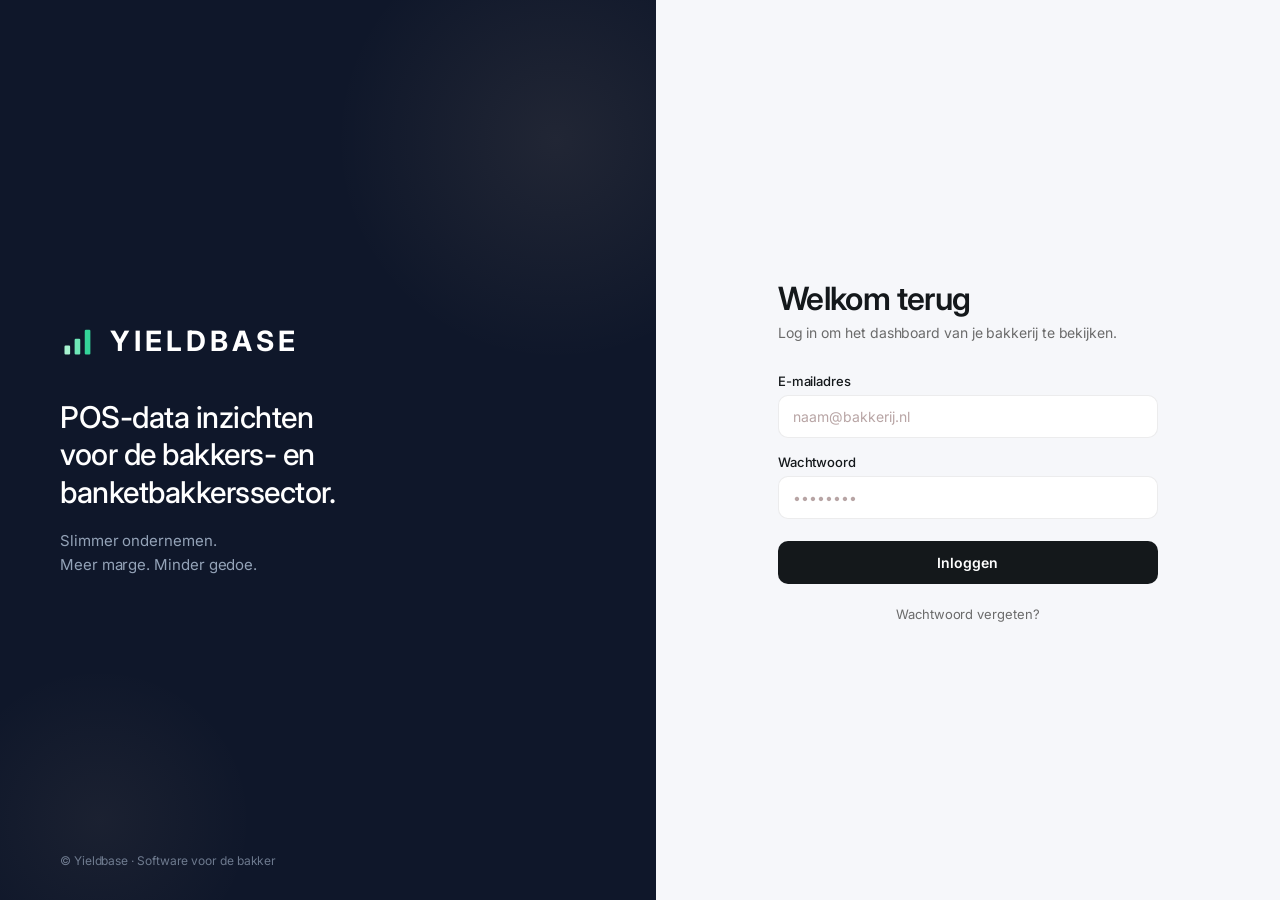
<file: index.html>
<!DOCTYPE html>
<html lang="nl">
<head>
  <meta charset="UTF-8" />
  <meta name="viewport" content="width=device-width, initial-scale=1.0" />
  <title>Strik Patisserie — Dashboard</title>
  <link rel="preconnect" href="https://fonts.googleapis.com">
  <link rel="preconnect" href="https://fonts.gstatic.com" crossorigin>
  <link href="https://fonts.googleapis.com/css2?family=Playfair+Display:wght@500;600;700&family=Inter:wght@400;500;600;700&display=swap" rel="stylesheet">
  <link rel="stylesheet" href="styles.css?v=24" />
  <script>
    // Early auth guard — runs before render to prevent flash
    (function() {
      try {
        var raw = localStorage.getItem('strik_auth');
        if (!raw || JSON.parse(raw).email !== 'daan@software.nl') {
          window.location.replace('login.html');
        }
      } catch (e) { window.location.replace('login.html'); }
    })();
  </script>
</head>
<body>
  <div class="app">
    <!-- SIDEBAR -->
    <aside class="sidebar">
      <div class="brand">
        <div class="brand-logo">
          <svg viewBox="0 0 32 32" width="22" height="22" aria-hidden="true">
            <rect x="4"  y="20" width="5" height="8"  rx="1.5" fill="#9a9a9a"/>
            <rect x="13" y="14" width="5" height="14" rx="1.5" fill="#4b4b4b"/>
            <rect x="22" y="6"  width="5" height="22" rx="1.5" fill="#14181b"/>
          </svg>
        </div>
        <div class="brand-name">YIELDBASE</div>
      </div>

      <nav class="nav">
        <a href="#" class="nav-item active">
          <span class="nav-icon">
            <svg viewBox="0 0 24 24" width="18" height="18" fill="none" stroke="currentColor" stroke-width="1.8" stroke-linecap="round" stroke-linejoin="round"><path d="M3 11l9-8 9 8"/><path d="M5 10v10h14V10"/></svg>
          </span>
          Dashboard
        </a>
        <a href="analyses.html" class="nav-item">
          <span class="nav-icon">
            <svg viewBox="0 0 24 24" width="18" height="18" fill="none" stroke="currentColor" stroke-width="1.8" stroke-linecap="round" stroke-linejoin="round"><polyline points="3 17 9 11 13 15 21 7"/><polyline points="14 7 21 7 21 14"/></svg>
          </span>
          Analyses
        </a>
        <a href="#" class="nav-item">
          <span class="nav-icon">
            <svg viewBox="0 0 24 24" width="18" height="18" fill="none" stroke="currentColor" stroke-width="1.8" stroke-linecap="round" stroke-linejoin="round"><rect x="5" y="3" width="14" height="18" rx="2"/><path d="M8 7h8M8 11h8M8 15h5"/></svg>
          </span>
          Recepturen
        </a>
        <a href="#" class="nav-item">
          <span class="nav-icon">
            <svg viewBox="0 0 24 24" width="18" height="18" fill="none" stroke="currentColor" stroke-width="1.8" stroke-linecap="round" stroke-linejoin="round"><path d="M4 20V10M10 20V4M16 20v-7M22 20H2"/></svg>
          </span>
          Rapportages
        </a>
        <a href="#" class="nav-item">
          <span class="nav-icon">
            <svg viewBox="0 0 24 24" width="18" height="18" fill="none" stroke="currentColor" stroke-width="1.8" stroke-linecap="round" stroke-linejoin="round"><circle cx="12" cy="12" r="3"/><path d="M19.4 15a1.7 1.7 0 0 0 .3 1.9l.1.1a2 2 0 1 1-2.8 2.8l-.1-.1a1.7 1.7 0 0 0-1.9-.3 1.7 1.7 0 0 0-1 1.5V21a2 2 0 1 1-4 0v-.1a1.7 1.7 0 0 0-1-1.5 1.7 1.7 0 0 0-1.9.3l-.1.1a2 2 0 1 1-2.8-2.8l.1-.1a1.7 1.7 0 0 0 .3-1.9 1.7 1.7 0 0 0-1.5-1H3a2 2 0 1 1 0-4h.1a1.7 1.7 0 0 0 1.5-1 1.7 1.7 0 0 0-.3-1.9l-.1-.1a2 2 0 1 1 2.8-2.8l.1.1a1.7 1.7 0 0 0 1.9.3h0a1.7 1.7 0 0 0 1-1.5V3a2 2 0 1 1 4 0v.1a1.7 1.7 0 0 0 1 1.5h0a1.7 1.7 0 0 0 1.9-.3l.1-.1a2 2 0 1 1 2.8 2.8l-.1.1a1.7 1.7 0 0 0-.3 1.9v0a1.7 1.7 0 0 0 1.5 1H21a2 2 0 1 1 0 4h-.1a1.7 1.7 0 0 0-1.5 1z"/></svg>
          </span>
          Instellingen
        </a>
      </nav>

      <div class="user-menu" id="userMenu">
        <div class="user">
          <div class="user-avatar">DV</div>
          <div class="user-name">Daan</div>
          <span class="user-caret">
            <svg viewBox="0 0 24 24" width="16" height="16" fill="none" stroke="currentColor" stroke-width="2" stroke-linecap="round" stroke-linejoin="round"><polyline points="6 9 12 15 18 9"/></svg>
          </span>
        </div>
        <div class="user-dropdown">
          <button class="logout-btn">
            <svg viewBox="0 0 24 24" width="16" height="16" fill="none" stroke="currentColor" stroke-width="1.8" stroke-linecap="round" stroke-linejoin="round"><path d="M15 17l5-5-5-5"/><path d="M20 12H9"/><path d="M9 21H5a2 2 0 0 1-2-2V5a2 2 0 0 1 2-2h4"/></svg>
            Uitloggen
          </button>
        </div>
      </div>
    </aside>

    <!-- MAIN -->
    <main class="main">
      <!-- TOP BAR -->
      <header class="topbar">
        <div class="title-wrap">
          <div class="page-title-row">
            <h1 class="page-title">Dashboard</h1>
            <span class="client-pill">Strik Patisserie</span>
          </div>
          <p class="page-sub">Inzicht in prestaties van je winkels</p>
        </div>

        <div class="topbar-controls">
          <button class="date-picker">
            <span class="date-icon">
              <svg viewBox="0 0 24 24" width="16" height="16" fill="none" stroke="currentColor" stroke-width="1.8" stroke-linecap="round" stroke-linejoin="round"><rect x="3" y="5" width="18" height="16" rx="2"/><path d="M16 3v4M8 3v4M3 10h18"/></svg>
            </span>
            14 apr – 20 apr 2025
            <span class="date-caret">
              <svg viewBox="0 0 24 24" width="14" height="14" fill="none" stroke="currentColor" stroke-width="2" stroke-linecap="round" stroke-linejoin="round"><polyline points="6 9 12 15 18 9"/></svg>
            </span>
          </button>

          <div class="period-toggle">
            <button>Dag</button>
            <button class="active">Week</button>
            <button>Maand</button>
            <button>YTD</button>
          </div>
        </div>
      </header>

      <!-- COMPACT STORE TABS -->
      <section class="store-tabs compact">
        <button class="store-tab active" data-store="totaal">
          <span class="store-icon"><svg viewBox="0 0 24 24" width="20" height="20" fill="none" stroke="currentColor" stroke-width="1.7" stroke-linejoin="round"><path d="M3 9l1.5-5h15L21 9"/><path d="M3 9v11h18V9"/><path d="M3 9h18"/><path d="M9 20v-5h6v5"/></svg></span>
          Totaal
        </button>
        <button class="store-tab" data-store="ziekerstraat">
          <span class="store-icon"><svg viewBox="0 0 24 24" width="20" height="20" fill="none" stroke="currentColor" stroke-width="1.7" stroke-linejoin="round"><path d="M3 9l1.5-5h15L21 9"/><path d="M3 9v11h18V9"/><path d="M3 9h18"/><path d="M9 20v-5h6v5"/></svg></span>
          Ziekerstraat
        </button>
        <button class="store-tab" data-store="heyendaal">
          <span class="store-icon"><svg viewBox="0 0 24 24" width="20" height="20" fill="none" stroke="currentColor" stroke-width="1.7" stroke-linejoin="round"><path d="M3 9l1.5-5h15L21 9"/><path d="M3 9v11h18V9"/><path d="M3 9h18"/><path d="M9 20v-5h6v5"/></svg></span>
          Heyendaal
        </button>
        <button class="store-tab" data-store="lent">
          <span class="store-icon"><svg viewBox="0 0 24 24" width="20" height="20" fill="none" stroke="currentColor" stroke-width="1.7" stroke-linejoin="round"><path d="M3 9l1.5-5h15L21 9"/><path d="M3 9v11h18V9"/><path d="M3 9h18"/><path d="M9 20v-5h6v5"/></svg></span>
          Lent
        </button>
        <button class="store-tab" data-store="daalseweg">
          <span class="store-icon"><svg viewBox="0 0 24 24" width="20" height="20" fill="none" stroke="currentColor" stroke-width="1.7" stroke-linejoin="round"><path d="M3 9l1.5-5h15L21 9"/><path d="M3 9v11h18V9"/><path d="M3 9h18"/><path d="M9 20v-5h6v5"/></svg></span>
          Daalseweg
        </button>
      </section>

      <!-- HERO ROW: insight (left) + aandachtspunten (right) -->
      <section class="hero-row">
        <!-- LEFT: Hallo Daan + bullets -->
        <div class="hero-insight">
          <div class="hero-insight-badge">
            <svg viewBox="0 0 24 24" width="22" height="22" fill="#f5d6b2" stroke="#f5d6b2" stroke-width="0"><path d="M12 2l1.6 6.4L20 10l-6.4 1.6L12 18l-1.6-6.4L4 10l6.4-1.6z"/></svg>
          </div>
          <h2 class="hero-greeting">Hallo Daan,</h2>
          <p class="hero-intro" id="heroIntro">Het was een goede week voor de winkels!</p>
          <ul class="hero-bullets" id="heroBullets">
            <!-- vervangen door app.js -->
          </ul>
          <p class="hero-closing" id="heroClosing">
            Wil je meer weten over een specifiek onderdeel? Klik op een van de blokjes hieronder.
          </p>
        </div>

        <!-- RIGHT: aandachtspunten (signalen uit Analyses)  -->
        <!--
          Wekelijks aanpasbaar: de items hieronder kunnen elke week wijzigen
          op basis van wat er uit de Analyses-tab komt. Severity-klassen:
            .high    = rode kant (actie nodig)
            .medium  = oranje kant (monitor)
            .low     = groene kant (ter info)
        -->
        <div class="hero-attention">
          <div class="hero-attention-badge">
            <svg viewBox="0 0 24 24" width="20" height="20" fill="none" stroke="currentColor" stroke-width="2" stroke-linecap="round" stroke-linejoin="round"><path d="M10.29 3.86L1.82 18a2 2 0 0 0 1.71 3h16.94a2 2 0 0 0 1.71-3L13.71 3.86a2 2 0 0 0-3.42 0z"/><line x1="12" y1="9" x2="12" y2="13"/><line x1="12" y1="17" x2="12.01" y2="17"/></svg>
          </div>
          <h2 class="hero-attention-title">Je top 3 aandachtspunten van deze week</h2>

          <ul class="attention-list">
            <li class="attention-item high">
              <span class="attention-item-num">1</span>
              <div class="attention-item-body">
                <div class="attention-item-title">Boterprijs +8% deze maand</div>
                <p class="attention-item-text">Inkoopprijs roomboter stijgt — dit raakt direct de marge op gebak. Overweeg een prijsaanpassing.</p>
              </div>
            </li>
            <li class="attention-item medium">
              <span class="attention-item-num">2</span>
              <div class="attention-item-body">
                <div class="attention-item-title">4 producten regelmatig uitverkocht</div>
                <p class="attention-item-text">Croissant raakt al om 10:30 op. Meer productie kan extra omzet opleveren.</p>
              </div>
            </li>
            <li class="attention-item medium">
              <span class="attention-item-num">3</span>
              <div class="attention-item-body">
                <div class="attention-item-title">Daalseweg krimpt — 3e week op rij</div>
                <p class="attention-item-text">Omzet −1,3% vs. vorig jaar. Een actie of campagne overwegen?</p>
              </div>
            </li>
          </ul>

          <a href="analyses.html" class="attention-cta">
            Bekijk alle analyses
            <svg viewBox="0 0 24 24" width="14" height="14" fill="none" stroke="currentColor" stroke-width="2.2" stroke-linecap="round" stroke-linejoin="round"><line x1="5" y1="12" x2="19" y2="12"/><polyline points="12 5 19 12 12 19"/></svg>
          </a>
        </div>
      </section>

      <!-- KPI CARDS -->
      <section class="kpi-grid">
        <a href="omzet.html" class="kpi-card selected kpi-link" data-kpi="omzet">
          <div class="kpi-head">
            <span class="kpi-icon">
              <svg viewBox="0 0 24 24" width="18" height="18" fill="none" stroke="currentColor" stroke-width="1.8" stroke-linecap="round" stroke-linejoin="round"><polyline points="3 17 9 11 13 15 21 7"/><polyline points="14 7 21 7 21 14"/></svg>
            </span>
            <span class="kpi-arrow filled">
              <svg viewBox="0 0 24 24" width="14" height="14" fill="none" stroke="currentColor" stroke-width="2.2" stroke-linecap="round" stroke-linejoin="round"><polyline points="9 18 15 12 9 6"/></svg>
            </span>
            <span class="kpi-hint">
              Klik om<br/>details te zien
              <svg class="hint-arrow" viewBox="0 0 24 24" width="14" height="14" fill="none" stroke="currentColor" stroke-width="2" stroke-linecap="round" stroke-linejoin="round"><line x1="12" y1="19" x2="12" y2="6"/><polyline points="6 12 12 6 18 12"/></svg>
            </span>
          </div>
          <div class="kpi-label">Omzet</div>
          <div class="kpi-value" data-field="value">€ 67.450</div>
          <div class="kpi-delta">
            <span class="delta-up" data-field="delta">↑ +6,8%</span>
            <span class="delta-period">vs. 15–21 apr 2024</span>
          </div>
        </a>

        <a href="klanten.html" class="kpi-card kpi-link" data-kpi="klanten">
          <div class="kpi-head">
            <span class="kpi-icon">
              <svg viewBox="0 0 24 24" width="18" height="18" fill="none" stroke="currentColor" stroke-width="1.8" stroke-linecap="round" stroke-linejoin="round"><circle cx="12" cy="8" r="3.4"/><path d="M4 21c0-4 3.6-7 8-7s8 3 8 7"/></svg>
            </span>
            <span class="kpi-arrow"><svg viewBox="0 0 24 24" width="14" height="14" fill="none" stroke="currentColor" stroke-width="2.2" stroke-linecap="round" stroke-linejoin="round"><polyline points="9 18 15 12 9 6"/></svg></span>
          </div>
          <div class="kpi-label">Aantal klanten</div>
          <div class="kpi-value" data-field="value">4.895</div>
          <div class="kpi-delta">
            <span class="delta-up" data-field="delta">↑ +5,6%</span>
            <span class="delta-period">vs. 15–21 apr 2024</span>
          </div>
        </a>

        <a href="besteding.html" class="kpi-card kpi-link" data-kpi="besteding">
          <div class="kpi-head">
            <span class="kpi-icon">
              <svg viewBox="0 0 24 24" width="18" height="18" fill="none" stroke="currentColor" stroke-width="1.8" stroke-linecap="round" stroke-linejoin="round"><circle cx="9" cy="8" r="3.2"/><circle cx="17" cy="9" r="2.6"/><path d="M3 20c0-3 2.7-5 6-5s6 2 6 5"/><path d="M14 20c0-2.4 1.6-4 3.5-4S21 17.6 21 20"/></svg>
            </span>
            <span class="kpi-arrow"><svg viewBox="0 0 24 24" width="14" height="14" fill="none" stroke="currentColor" stroke-width="2.2" stroke-linecap="round" stroke-linejoin="round"><polyline points="9 18 15 12 9 6"/></svg></span>
          </div>
          <div class="kpi-label">Besteding per klant</div>
          <div class="kpi-value" data-field="value">€ 13,78</div>
          <div class="kpi-delta">
            <span class="delta-up" data-field="delta">↑ +1,1%</span>
            <span class="delta-period">vs. 15–21 apr 2024</span>
          </div>
        </a>

        <a href="retouren.html" class="kpi-card kpi-link" data-kpi="retouren">
          <div class="kpi-head">
            <span class="kpi-icon">
              <svg viewBox="0 0 24 24" width="18" height="18" fill="none" stroke="currentColor" stroke-width="1.8" stroke-linecap="round" stroke-linejoin="round"><polyline points="9 14 4 9 9 4"/><path d="M4 9h11a5 5 0 0 1 5 5v0a5 5 0 0 1-5 5H8"/></svg>
            </span>
            <span class="kpi-arrow"><svg viewBox="0 0 24 24" width="14" height="14" fill="none" stroke="currentColor" stroke-width="2.2" stroke-linecap="round" stroke-linejoin="round"><polyline points="9 18 15 12 9 6"/></svg></span>
          </div>
          <div class="kpi-label">Retouren</div>
          <div class="kpi-value" data-field="value">€ 482</div>
          <div class="kpi-delta">
            <span class="delta-up" data-field="delta">↑ +4,2%</span>
            <span class="delta-period">vs. 15–21 apr 2024</span>
          </div>
        </a>
      </section>

      <!-- FOOTER -->
      <footer class="footer">
        <div class="footer-left">
          <svg viewBox="0 0 24 24" width="14" height="14" fill="none" stroke="currentColor" stroke-width="1.6" stroke-linecap="round" stroke-linejoin="round"><rect x="3" y="5" width="18" height="16" rx="2"/><path d="M16 3v4M8 3v4M3 10h18"/></svg>
          Vergelijking: 14 apr – 20 apr 2025 vs. 15 apr – 21 apr 2024
        </div>
        <div class="footer-right">
          <svg viewBox="0 0 24 24" width="14" height="14" fill="none" stroke="currentColor" stroke-width="1.6" stroke-linecap="round" stroke-linejoin="round"><circle cx="12" cy="12" r="3"/><path d="M19.4 15a1.7 1.7 0 0 0 .3 1.9l.1.1a2 2 0 1 1-2.8 2.8l-.1-.1a1.7 1.7 0 0 0-1.9-.3 1.7 1.7 0 0 0-1 1.5V21a2 2 0 1 1-4 0v-.1a1.7 1.7 0 0 0-1-1.5 1.7 1.7 0 0 0-1.9.3l-.1.1a2 2 0 1 1-2.8-2.8l.1-.1a1.7 1.7 0 0 0 .3-1.9 1.7 1.7 0 0 0-1.5-1H3a2 2 0 1 1 0-4h.1a1.7 1.7 0 0 0 1.5-1 1.7 1.7 0 0 0-.3-1.9l-.1-.1a2 2 0 1 1 2.8-2.8l.1.1a1.7 1.7 0 0 0 1.9.3h0a1.7 1.7 0 0 0 1-1.5V3a2 2 0 1 1 4 0v.1a1.7 1.7 0 0 0 1 1.5h0a1.7 1.7 0 0 0 1.9-.3l.1-.1a2 2 0 1 1 2.8 2.8l-.1.1a1.7 1.7 0 0 0-.3 1.9v0a1.7 1.7 0 0 0 1.5 1H21a2 2 0 1 1 0 4h-.1a1.7 1.7 0 0 0-1.5 1z"/></svg>
          <a href="#">Wijzig vergelijking in instellingen →</a>
        </div>
      </footer>
    </main>
  </div>

  <script src="app.js?v=24"></script>
  <script src="auth.js?v=24"></script>
</body>
</html>
</file>
<file: styles.css>
/* ===== Login screen ===== */
.login-body {
  margin: 0;
  background: #f6f7fa;
  min-height: 100vh;
  font-family: 'Inter', system-ui, -apple-system, sans-serif;
}
.login-shell {
  display: grid;
  grid-template-columns: 1.05fr 1fr;
  min-height: 100vh;
}
.login-brand {
  background: var(--wine);
  color: #f5d6b2;
  position: relative;
  display: flex;
  flex-direction: column;
  justify-content: center;
  padding: 60px;
  overflow: hidden;
}

/* ===== Yield-branded variant (login left panel) ===== */
.yield-brand {
  background: #0f172a;
  color: #e2e8f0;
}
.yield-brand::before {
  content: '';
  position: absolute;
  width: 520px; height: 520px;
  background: radial-gradient(circle, rgba(52, 211, 153, 0.10) 0%, transparent 60%);
  top: -120px; right: -160px;
  border-radius: 50%;
}
.yield-brand::after {
  content: '';
  position: absolute;
  width: 360px; height: 360px;
  background: radial-gradient(circle, rgba(110, 231, 183, 0.06) 0%, transparent 60%);
  bottom: -100px; left: -80px;
  border-radius: 50%;
}
.yield-logo {
  display: inline-flex;
  align-items: center;
  gap: 14px;
  margin-bottom: 40px;
}
.yield-wordmark {
  font-family: 'Inter', sans-serif;
  font-weight: 700;
  font-size: 28px;
  letter-spacing: 4px;
  color: #fff;
}
.yield-tagline {
  margin: 0 0 18px;
  font-family: 'Inter', sans-serif;
  font-size: 30px;
  line-height: 1.25;
  color: #fff;
  font-weight: 500;
  letter-spacing: -0.5px;
}
.yield-subtagline {
  margin: 0;
  font-size: 15px;
  line-height: 1.6;
  color: #94a3b8;
  font-weight: 400;
}
.yield-brand .login-brand-footer { color: rgba(148, 163, 184, 0.7); }

.yield-btn {
  background: #0f172a;
}
.yield-btn:hover { background: #1e293b; }
.login-brand::before {
  content: '';
  position: absolute;
  width: 520px; height: 520px;
  background: radial-gradient(circle, rgba(245, 214, 178, 0.08) 0%, transparent 60%);
  top: -120px; right: -160px;
  border-radius: 50%;
}
.login-brand::after {
  content: '';
  position: absolute;
  width: 360px; height: 360px;
  background: radial-gradient(circle, rgba(245, 214, 178, 0.05) 0%, transparent 60%);
  bottom: -100px; left: -80px;
  border-radius: 50%;
}
.login-brand-inner { position: relative; z-index: 1; max-width: 400px; }
.login-crown { margin-bottom: 12px; }
.login-brand-name {
  font-family: 'Inter', sans-serif;
  font-size: 36px;
  letter-spacing: 6px;
  color: var(--text);
  font-weight: 700;
}
.login-brand-sub {
  font-size: 11px;
  letter-spacing: 6px;
  color: #d9b290;
  margin-top: 4px;
}
.login-tagline {
  margin-top: 48px;
  font-family: 'Playfair Display', serif;
  font-size: 26px;
  line-height: 1.4;
  color: #fff;
  font-weight: 500;
}
.login-brand-footer {
  position: absolute;
  bottom: 32px; left: 60px;
  font-size: 12px;
  color: rgba(245, 214, 178, 0.55);
  z-index: 1;
}

.login-main {
  display: flex;
  align-items: center;
  justify-content: center;
  padding: 40px;
}
.login-card {
  width: 100%;
  max-width: 380px;
}
.login-title {
  font-family: 'Inter', sans-serif;
  font-size: 32px;
  font-weight: 600;
  margin: 0;
  color: var(--text);
  letter-spacing: -0.6px;
}
.login-sub {
  margin: 6px 0 32px;
  color: var(--text-soft);
  font-size: 14px;
}
.login-form { display: flex; flex-direction: column; gap: 16px; }
.login-field { display: flex; flex-direction: column; gap: 6px; }
.login-label {
  font-size: 13px;
  font-weight: 500;
  color: var(--text);
}
.login-field input {
  font-family: inherit;
  font-size: 14px;
  padding: 12px 14px;
  border: 1px solid var(--line);
  border-radius: 10px;
  background: #fff;
  color: var(--text);
  transition: border-color .15s ease, box-shadow .15s ease;
}
.login-field input:focus {
  outline: none;
  border-color: var(--wine);
  box-shadow: 0 0 0 3px rgba(110, 22, 34, 0.10);
}
.login-field input::placeholder { color: #b8a5a5; }

.login-error {
  display: none;
  background: #fdecec;
  color: #c0392b;
  padding: 10px 12px;
  border-radius: 8px;
  font-size: 13px;
  border: 1px solid #f4c8c8;
}
.login-error.visible { display: block; }

.login-btn {
  background: var(--wine);
  color: #fff;
  padding: 13px 18px;
  border-radius: 10px;
  font-weight: 600;
  font-size: 14px;
  margin-top: 6px;
  transition: background .15s ease, transform .1s ease;
}
.login-btn:hover { background: var(--wine-deep); }
.login-btn:active { transform: translateY(1px); }

.login-forgot {
  text-align: center;
  font-size: 13px;
  color: var(--text-soft);
  margin-top: 6px;
}
.login-forgot:hover { color: var(--wine); }

.login-hint {
  margin-top: 28px;
  padding: 12px 14px;
  border: 1px dashed var(--wine-border);
  border-radius: 10px;
  font-size: 12px;
  color: var(--text-soft);
  background: var(--cream-light);
}
.login-hint code {
  background: #fff;
  padding: 1px 6px;
  border-radius: 4px;
  color: var(--wine);
  font-size: 12px;
}

@media (max-width: 800px) {
  .login-shell { grid-template-columns: 1fr; }
  .login-brand { padding: 40px; min-height: 240px; }
  .login-tagline { margin-top: 24px; font-size: 20px; }
  .login-brand-footer { display: none; }
}

/* ===== Strik Patisserie dashboard ===== */

:root {
  /* Backgrounds — soft cream/butter palette */
  --cream: #f5edd9;            /* main page background */
  --cream-light: #faf3e0;      /* subtle off-cream for inner sections */
  --cream-soft: #fdf8ea;       /* even softer */

  /* "wine" is now the dark accent (named for backwards compat) */
  --wine: #14181b;             /* near-black — primary action / accent */
  --wine-deep: #000000;
  --wine-soft: #fdf3c1;        /* yellow-soft for badge backgrounds */
  --wine-border: #f0d460;      /* mid yellow for borders */

  /* Explicit accent yellow (use where yellow needed) */
  --accent: #f5d44e;
  --accent-soft: #fae987;

  /* Text */
  --text: #14181b;
  --text-soft: #6b6b6b;
  --text-on-dark: #f5edd9;     /* cream text on dark cards */

  /* Borders + status */
  --line: rgba(20, 24, 27, 0.08);
  --line-soft: rgba(20, 24, 27, 0.04);
  --green: #16a34a;

  /* Sidebar (cream-matching) */
  --sidebar-text: #4b4b4b;
  --sidebar-text-soft: #9a9a9a;
}

* { box-sizing: border-box; }

html, body {
  margin: 0;
  padding: 0;
  font-family: 'Inter', system-ui, -apple-system, Segoe UI, Roboto, sans-serif;
  font-size: 15px;
  color: var(--text);
  background: var(--cream);
  -webkit-font-smoothing: antialiased;
  letter-spacing: -0.005em;
}

a { text-decoration: none; color: inherit; }
button { font-family: inherit; cursor: pointer; border: none; background: none; color: inherit; }

.app {
  display: grid;
  grid-template-columns: 220px 1fr;
  min-height: 100vh;
  background: var(--cream);
}

/* ===== SIDEBAR (cream, blends with body) ===== */
.sidebar {
  background: var(--cream);
  color: var(--sidebar-text);
  display: flex;
  flex-direction: column;
  padding: 22px 14px 16px;
  position: relative;
}

.brand {
  display: flex;
  align-items: center;
  gap: 10px;
  padding: 6px 10px 18px;
  margin-bottom: 8px;
}
.brand-logo { display: inline-flex; }
.brand-name {
  font-family: 'Inter', sans-serif;
  font-size: 17px;
  letter-spacing: 0.4px;
  color: var(--text);
  font-weight: 700;
}

.nav { display: flex; flex-direction: column; gap: 4px; }
.nav-item {
  display: flex;
  align-items: center;
  gap: 12px;
  padding: 11px 14px;
  border-radius: 999px;
  color: var(--sidebar-text);
  font-size: 14px;
  font-weight: 500;
  transition: background .15s ease, color .15s ease;
}
.nav-item:hover {
  background: rgba(20, 24, 27, 0.05);
  color: var(--text);
}
.nav-item.active {
  background: var(--wine);
  color: #fff;
}
.nav-icon { display: inline-flex; opacity: .8; }
.nav-item.active .nav-icon { opacity: 1; }

.user {
  margin-top: auto;
  display: flex;
  align-items: center;
  gap: 10px;
  padding: 14px 12px 4px;
}
.user-avatar {
  width: 34px; height: 34px;
  border-radius: 50%;
  background: var(--wine);
  color: #fff;
  display: grid; place-items: center;
  font-size: 11px;
  font-weight: 700;
  letter-spacing: .5px;
}
.user-name { font-size: 14px; color: var(--text); font-weight: 500; }
.user-caret { margin-left: auto; opacity: .6; color: var(--text-soft); display: inline-flex; }

.user-menu { position: relative; margin-top: auto; }
.user-menu .user { cursor: pointer; transition: background .15s ease; border-radius: 10px; margin: 0 -6px; padding-left: 14px; padding-right: 14px; }
.user-menu .user:hover { background: rgba(255, 255, 255, 0.05); }
.user-dropdown {
  position: absolute;
  bottom: calc(100% + 6px);
  left: 8px; right: 8px;
  background: #fff;
  border: 1px solid var(--line);
  border-radius: 10px;
  box-shadow: 0 8px 24px rgba(0, 0, 0, 0.18);
  padding: 6px;
  opacity: 0;
  transform: translateY(6px);
  pointer-events: none;
  transition: opacity .15s ease, transform .15s ease;
  z-index: 10;
}
.user-dropdown.open {
  opacity: 1;
  transform: translateY(0);
  pointer-events: auto;
}
.user-dropdown button {
  display: flex;
  align-items: center;
  gap: 10px;
  width: 100%;
  padding: 9px 12px;
  border-radius: 8px;
  font-size: 13px;
  color: var(--text);
  font-weight: 500;
  text-align: left;
}
.user-dropdown button:hover { background: var(--wine-soft); color: var(--wine); }

/* ===== MAIN ===== */
.main {
  padding: 18px 36px 14px;
  display: flex;
  flex-direction: column;
  gap: 14px;
}

/* Client banner — makes clear WHICH bakery's dashboard this is */
.client-banner {
  display: inline-flex;
  align-items: center;
  gap: 10px;
  padding: 6px 14px;
  background: var(--wine-soft);
  border: 1px solid var(--wine-border);
  border-radius: 999px;
  font-size: 12px;
  align-self: flex-start;
  margin-bottom: -4px;
}
.client-label {
  color: var(--text-soft);
  text-transform: uppercase;
  letter-spacing: 1px;
  font-size: 10px;
  font-weight: 600;
}
.client-name {
  color: var(--wine);
  font-weight: 700;
  font-size: 13px;
  letter-spacing: .3px;
}

/* Store selector (top-left compact dropdown) */
.store-selector {
  position: relative;
  margin-bottom: 14px;
  display: inline-block;
}
.store-selector-btn {
  display: inline-flex;
  align-items: center;
  gap: 12px;
  background: #fff;
  border: 1px solid var(--line);
  border-radius: 14px;
  padding: 10px 14px 10px 12px;
  min-width: 180px;
  cursor: pointer;
  transition: border-color .15s ease, box-shadow .15s ease;
}
.store-selector-btn:hover { border-color: var(--wine-border); }
.store-selector.open .store-selector-btn {
  border-color: var(--wine);
  box-shadow: 0 0 0 3px rgba(110, 22, 34, 0.08);
}
.store-selector-icon {
  width: 36px; height: 36px;
  border-radius: 10px;
  background: var(--wine-soft);
  color: var(--wine);
  display: inline-flex; align-items: center; justify-content: center;
}
.store-selector-text {
  display: flex;
  flex-direction: column;
  align-items: flex-start;
  text-align: left;
  flex: 1;
}
.store-selector-eyebrow {
  font-size: 10px;
  text-transform: uppercase;
  letter-spacing: 1px;
  color: var(--text-soft);
  font-weight: 600;
}
.store-selector-name {
  font-size: 15px;
  font-weight: 600;
  color: var(--text);
}
.store-selector-caret {
  color: var(--text-soft);
  transition: transform .15s ease;
}
.store-selector.open .store-selector-caret { transform: rotate(180deg); }

.store-selector-menu {
  position: absolute;
  top: calc(100% + 6px);
  left: 0;
  min-width: 220px;
  background: #fff;
  border: 1px solid var(--line);
  border-radius: 12px;
  box-shadow: 0 12px 28px rgba(0, 0, 0, 0.10);
  padding: 6px;
  opacity: 0;
  transform: translateY(-4px);
  pointer-events: none;
  transition: opacity .15s ease, transform .15s ease;
  z-index: 20;
}
.store-selector.open .store-selector-menu {
  opacity: 1;
  transform: translateY(0);
  pointer-events: auto;
}
.store-selector-menu button {
  display: block;
  width: 100%;
  padding: 10px 12px;
  text-align: left;
  font-size: 14px;
  color: var(--text);
  font-weight: 500;
  border-radius: 8px;
  cursor: pointer;
}
.store-selector-menu button:hover { background: var(--cream-light); color: var(--wine); }
.store-selector-menu button.active {
  background: var(--wine);
  color: #fff;
}

/* Hero row: insight + attention side-by-side */
.hero-row {
  display: grid;
  grid-template-columns: 1fr 1fr;
  gap: 16px;
  align-items: stretch;
}

/* Hero insight — greeting + intro + bullets + closing */
.hero-insight {
  background: #fff;
  border: 1px solid transparent;
  border-radius: 20px;
  padding: 18px 22px 20px;
  position: relative;
  box-shadow: 0 1px 2px rgba(20, 24, 27, 0.04);
}
.hero-insight-badge {
  position: absolute;
  top: 18px;
  right: 18px;
  width: 36px; height: 36px;
  border-radius: 50%;
  background: var(--wine);
  display: inline-flex;
  align-items: center;
  justify-content: center;
}
.hero-greeting {
  font-family: 'Inter', sans-serif;
  font-size: 22px;
  font-weight: 600;
  margin: 0 0 2px;
  color: var(--text);
  letter-spacing: -0.4px;
}
.hero-intro {
  font-size: 15px;
  color: var(--text);
  margin: 0 0 10px;
  font-weight: 500;
}
.hero-bullets {
  list-style: none;
  margin: 0 0 12px;
  padding: 0;
  display: flex;
  flex-direction: column;
  gap: 5px;
  max-width: 880px;
}
.hero-bullets li {
  position: relative;
  padding-left: 20px;
  font-size: 13.5px;
  line-height: 1.5;
  color: var(--text);
}
.hero-bullets li::before {
  content: '';
  position: absolute;
  left: 4px;
  top: 8px;
  width: 6px;
  height: 6px;
  border-radius: 50%;
  background: var(--text);
}
.hero-bullets strong { color: var(--text); font-weight: 600; }
.hero-bullets .up { color: var(--green); }
.hero-bullets .down { color: #c0392b; }
.hero-closing {
  font-size: 13px;
  color: var(--text-soft);
  margin: 0;
  font-style: italic;
}

/* Aandachtspunten (attention) block — right side of hero row */
.hero-attention {
  background: var(--wine);
  color: var(--text-on-dark);
  border: 1px solid transparent;
  border-radius: 20px;
  padding: 18px 22px 20px;
  position: relative;
  display: flex;
  flex-direction: column;
  box-shadow: 0 1px 2px rgba(20, 24, 27, 0.04);
}
.hero-attention-badge {
  position: absolute;
  top: 18px;
  right: 18px;
  width: 36px; height: 36px;
  border-radius: 50%;
  background: var(--accent);
  color: var(--text);
  display: inline-flex;
  align-items: center;
  justify-content: center;
}
.hero-attention-title {
  font-family: 'Inter', sans-serif;
  font-size: 19px;
  font-weight: 600;
  margin: 0 0 12px;
  color: #fff;
  padding-right: 48px;
  letter-spacing: -0.3px;
}

.attention-list {
  list-style: none;
  margin: 0 0 12px;
  padding: 0;
  display: flex;
  flex-direction: column;
  gap: 6px;
  flex: 1;
}
.attention-item {
  background: rgba(255, 255, 255, 0.06);
  border: 1px solid rgba(255, 255, 255, 0.08);
  border-left-width: 3px;
  border-radius: 12px;
  padding: 9px 12px 10px;
  display: flex;
  align-items: flex-start;
  gap: 10px;
}
.attention-item.high   { border-left-color: #f87171; }
.attention-item.medium { border-left-color: var(--accent); }
.attention-item.low    { border-left-color: #34d399; }
.attention-item-num {
  flex-shrink: 0;
  width: 22px;
  height: 22px;
  border-radius: 50%;
  background: var(--accent);
  color: var(--text);
  font-size: 12px;
  font-weight: 700;
  display: inline-flex;
  align-items: center;
  justify-content: center;
  margin-top: 1px;
}
.attention-item-body { flex: 1; min-width: 0; }
.attention-item-title {
  font-size: 13px;
  font-weight: 600;
  color: #fff;
  margin: 0 0 2px;
  line-height: 1.3;
}
.attention-item-text {
  font-size: 12px;
  color: rgba(255, 255, 255, 0.65);
  line-height: 1.4;
  margin: 0;
}

.attention-cta {
  display: inline-flex;
  align-items: center;
  gap: 8px;
  padding: 9px 18px;
  background: var(--accent);
  color: var(--text);
  border-radius: 999px;
  font-weight: 600;
  font-size: 12.5px;
  align-self: flex-start;
  transition: background .15s ease, transform .1s ease;
}
.attention-cta:hover {
  background: var(--accent-soft);
  transform: translateX(2px);
}

/* topbar */
.topbar {
  display: flex;
  justify-content: space-between;
  align-items: flex-start;
  gap: 24px;
}
.page-title-row {
  display: flex;
  align-items: center;
  gap: 12px;
  flex-wrap: wrap;
}
.page-title {
  font-family: 'Inter', sans-serif;
  font-size: 30px;
  font-weight: 600;
  margin: 0;
  color: var(--text);
  letter-spacing: -.5px;
}
.client-pill {
  display: inline-flex;
  align-items: center;
  gap: 6px;
  padding: 5px 12px 5px 8px;
  background: #fff;
  border-radius: 999px;
  font-size: 12px;
  font-weight: 600;
  color: var(--text);
  box-shadow: 0 1px 2px rgba(20, 24, 27, 0.04);
}
.client-pill::before {
  content: '';
  display: inline-block;
  width: 16px;
  height: 16px;
  border-radius: 50%;
  background: var(--accent);
  background-image: linear-gradient(135deg, var(--accent), var(--accent-soft));
}
.page-sub {
  margin: 6px 0 0;
  font-size: 13px;
  color: var(--text-soft);
}
.page-sub .link { color: var(--wine); font-weight: 600; }

.topbar-controls {
  display: flex;
  align-items: center;
  gap: 12px;
  margin-top: 6px;
}
.date-picker {
  display: inline-flex;
  align-items: center;
  gap: 10px;
  background: #fff;
  border: 1px solid transparent;
  padding: 9px 16px;
  border-radius: 999px;
  font-size: 13px;
  font-weight: 500;
  color: var(--text);
  box-shadow: 0 1px 2px rgba(20, 24, 27, 0.04);
}
.date-icon { color: var(--text); display: inline-flex; opacity: .7; }
.date-caret { color: var(--text-soft); display: inline-flex; }

.period-toggle {
  display: inline-flex;
  background: #fff;
  border: 1px solid transparent;
  border-radius: 999px;
  padding: 4px;
  gap: 2px;
  box-shadow: 0 1px 2px rgba(20, 24, 27, 0.04);
}
.period-toggle button {
  padding: 7px 16px;
  border-radius: 999px;
  font-size: 13px;
  font-weight: 500;
  color: var(--text-soft);
}
.period-toggle button.active {
  background: var(--wine);
  color: #fff;
}

.info-btn {
  width: 32px; height: 32px;
  display: inline-flex; align-items: center; justify-content: center;
  border-radius: 50%;
  color: var(--text-soft);
}

/* store tabs (full width, 5 equal columns, compact pill style) */
.store-tabs {
  display: grid;
  grid-template-columns: repeat(5, 1fr);
  gap: 10px;
}
.store-tab {
  background: #fff;
  border: 1px solid transparent;
  border-radius: 16px;
  padding: 12px 12px 10px;
  display: flex;
  flex-direction: column;
  align-items: center;
  gap: 5px;
  font-size: 13px;
  font-weight: 500;
  color: var(--text);
  cursor: pointer;
  transition: all .15s ease;
  box-shadow: 0 1px 2px rgba(20, 24, 27, 0.04);
}
.store-tab .store-icon { color: var(--text); display: inline-flex; opacity: .7; }
.store-tab:hover { transform: translateY(-1px); box-shadow: 0 4px 10px rgba(20, 24, 27, 0.06); }
.store-tab.active {
  background: var(--wine);
  color: #fff;
}
.store-tab.active .store-icon { color: var(--accent); opacity: 1; }

/* KPI cards (bigger, clearer) */
.kpi-grid {
  display: grid;
  grid-template-columns: repeat(4, 1fr);
  gap: 16px;
}
.kpi-card {
  background: #fff;
  border: 1px solid var(--line);
  border-radius: 14px;
  padding: 20px 22px 18px;
  position: relative;
  min-height: 170px;
  display: flex;
  flex-direction: column;
  box-shadow: 0 1px 2px rgba(15, 23, 42, 0.04);
}
.kpi-card.selected {
  border: 1.5px solid var(--wine);
  box-shadow: 0 2px 8px rgba(196, 25, 63, 0.10);
}
.kpi-link { display: flex; text-decoration: none; color: inherit; transition: transform .15s ease, box-shadow .15s ease, border-color .15s ease; }
.kpi-link:hover { transform: translateY(-2px); box-shadow: 0 8px 20px rgba(196, 25, 63, 0.12); border-color: var(--wine-border); }
.kpi-head {
  display: flex;
  align-items: center;
  justify-content: space-between;
  margin-bottom: 16px;
  position: relative;
}
.kpi-icon {
  width: 42px; height: 42px;
  border-radius: 50%;
  background: var(--cream-light);
  color: var(--text);
  display: inline-flex; align-items: center; justify-content: center;
}
.kpi-icon svg { width: 20px; height: 20px; opacity: .8; }
.kpi-arrow {
  width: 30px; height: 30px;
  border-radius: 50%;
  background: var(--cream-light);
  color: var(--text);
  display: inline-flex; align-items: center; justify-content: center;
}
.kpi-arrow.filled {
  background: var(--wine);
  color: #fff;
}
.kpi-card.selected .kpi-icon { background: #fff; }
.kpi-card.selected .kpi-arrow.filled { background: var(--wine); }
.kpi-hint {
  position: absolute;
  right: -4px;
  top: 42px;
  font-size: 10px;
  color: var(--wine);
  text-align: center;
  line-height: 1.2;
  font-weight: 500;
}
.hint-arrow {
  display: block;
  margin: 2px auto 0;
  transform: rotate(180deg);
}

.kpi-label {
  font-size: 14px;
  color: var(--text-soft);
  margin-bottom: 4px;
  font-weight: 500;
}
.kpi-value {
  font-family: 'Inter', sans-serif;
  font-size: 36px;
  font-weight: 500;
  color: var(--text);
  letter-spacing: -1px;
  margin-bottom: 10px;
  line-height: 1.05;
}
.kpi-delta {
  display: flex;
  align-items: center;
  gap: 8px;
  font-size: 12px;
  padding-top: 12px;
  border-top: 1px solid var(--line);
  margin-top: auto;
}
.delta-up {
  color: var(--green);
  font-weight: 600;
}
.delta-down {
  color: #c0392b;
  font-weight: 600;
}
.delta-period {
  color: var(--text-soft);
}

/* Insight panel */
.insight {
  background: var(--cream-light);
  border: 1px solid var(--line);
  border-radius: 14px;
  padding: 22px 26px;
  display: grid;
  grid-template-columns: 1.05fr 1.4fr;
  gap: 32px;
}
.insight-left { position: relative; padding-left: 6px; }
.insight-badge {
  width: 36px; height: 36px;
  border-radius: 50%;
  background: var(--wine);
  display: inline-flex; align-items: center; justify-content: center;
  margin-bottom: 10px;
}
.insight-greeting {
  font-family: 'Playfair Display', serif;
  font-size: 26px;
  font-weight: 700;
  margin: 0 0 8px;
  color: var(--text);
}
.insight-text {
  font-size: 14px;
  color: var(--text);
  margin: 0;
  line-height: 1.55;
}
.insight-text strong { color: var(--wine); font-weight: 600; }
.insight-text .up { color: var(--green); }
.insight-text .down { color: #c0392b; }

.insight-right {
  display: grid;
  grid-template-columns: 1fr 1fr;
  gap: 16px 28px;
  align-content: center;
}
.insight-row {
  display: flex;
  align-items: flex-start;
  gap: 12px;
  font-size: 13px;
  color: var(--text);
  line-height: 1.45;
}
.insight-row strong { font-weight: 600; }
.insight-row .up { color: var(--green); }
.insight-row .down { color: #c0392b; }
.row-icon {
  width: 36px; height: 36px; flex: 0 0 36px;
  border-radius: 50%;
  background: var(--wine-soft);
  color: var(--wine);
  display: inline-flex; align-items: center; justify-content: center;
}

/* footer */
.footer {
  border-top: 1px dashed var(--wine-border);
  padding-top: 12px;
  margin-top: 4px;
  display: flex;
  justify-content: space-between;
  align-items: center;
  font-size: 12px;
  color: var(--text-soft);
}
.footer-left, .footer-right {
  display: inline-flex;
  align-items: center;
  gap: 8px;
}
.footer-right a { color: var(--text-soft); }

/* ===== Detail page additions ===== */
.back-link {
  display: inline-block;
  font-size: 12px;
  color: var(--text-soft);
  margin-bottom: 6px;
  font-weight: 500;
}
.back-link:hover { color: var(--wine); }

/* Omzet hero number (Omzet detail page) */
.omzet-hero {
  background: #fff;
  border: 1px solid transparent;
  border-radius: 20px;
  padding: 22px 28px 26px;
  box-shadow: 0 1px 2px rgba(20, 24, 27, 0.04);
}
.omzet-hero-label {
  font-size: 12px;
  color: var(--text-soft);
  text-transform: uppercase;
  letter-spacing: 1.2px;
  font-weight: 600;
  margin-bottom: 8px;
}
.omzet-hero-label span {
  text-transform: none;
  letter-spacing: 0;
  color: var(--text);
  font-weight: 500;
  margin-left: 4px;
}
.omzet-hero-row {
  display: flex;
  align-items: baseline;
  gap: 18px;
  flex-wrap: wrap;
}
.omzet-hero-value {
  font-family: 'Inter', sans-serif;
  font-size: 56px;
  font-weight: 500;
  color: var(--text);
  letter-spacing: -1.8px;
  line-height: 1;
}
.omzet-hero-delta {
  font-size: 13px;
  font-weight: 600;
  padding: 6px 14px;
  border-radius: 999px;
}
.omzet-hero-delta.up {
  color: var(--green);
  background: rgba(22, 163, 74, 0.10);
}
.omzet-hero-delta.down {
  color: #dc2626;
  background: rgba(220, 38, 38, 0.10);
}

/* CTA banner */
.cta-banner {
  background: var(--wine);
  color: var(--text-on-dark);
  border-radius: 20px;
  padding: 22px 26px;
  display: flex;
  align-items: center;
  justify-content: space-between;
  gap: 24px;
}
.cta-content {
  display: flex;
  align-items: center;
  gap: 18px;
  flex: 1;
}
.cta-icon {
  width: 48px; height: 48px;
  background: var(--accent);
  color: var(--text);
  border-radius: 50%;
  display: inline-flex;
  align-items: center;
  justify-content: center;
  flex: 0 0 48px;
}
.cta-title {
  font-family: 'Inter', sans-serif;
  font-size: 18px;
  font-weight: 600;
  line-height: 1.3;
  margin-bottom: 4px;
  color: #fff;
  letter-spacing: -0.3px;
}
.cta-sub {
  font-size: 14px;
  color: rgba(245, 237, 217, 0.75);
  line-height: 1.5;
}
.cta-sub strong { color: var(--accent); font-weight: 600; }
.cta-btn {
  background: var(--accent);
  color: var(--text);
  padding: 12px 22px;
  border-radius: 999px;
  font-weight: 600;
  font-size: 14px;
  white-space: nowrap;
  transition: transform .15s ease, background .15s ease;
}
.cta-btn:hover {
  background: var(--accent-soft);
  transform: translateX(3px);
}

@media (max-width: 800px) {
  .cta-banner { flex-direction: column; align-items: flex-start; }
}

.stat-row {
  display: grid;
  grid-template-columns: repeat(4, 1fr);
  gap: 14px;
}
.stat-block {
  background: #fff;
  border: 1px solid var(--line);
  border-radius: 14px;
  padding: 16px 18px;
}
.stat-label {
  font-size: 13px;
  color: var(--text-soft);
  margin-bottom: 6px;
}
.stat-value {
  font-family: 'Inter', sans-serif;
  font-size: 26px;
  font-weight: 500;
  color: var(--text);
  letter-spacing: -.5px;
}
.stat-delta {
  font-size: 12px;
  margin-top: 6px;
  font-weight: 500;
}
.stat-delta.up { color: var(--green); }
.stat-delta.down { color: #c0392b; }

.card {
  background: #fff;
  border: 1px solid transparent;
  border-radius: 20px;
  padding: 22px 24px;
  box-shadow: 0 1px 2px rgba(20, 24, 27, 0.04);
}
.card-head {
  display: flex;
  justify-content: space-between;
  align-items: flex-start;
  margin-bottom: 16px;
  gap: 12px;
}
.card-title {
  font-family: 'Inter', sans-serif;
  font-size: 17px;
  font-weight: 600;
  margin: 0;
  color: var(--text);
  letter-spacing: -0.3px;
}
.card-sub {
  font-size: 12px;
  color: var(--text-soft);
  margin: 3px 0 0;
}
.legend {
  display: flex;
  gap: 14px;
  font-size: 12px;
  color: var(--text-soft);
}
.legend-item { display: inline-flex; align-items: center; gap: 6px; }
.dot {
  display: inline-block;
  width: 10px; height: 10px;
  border-radius: 50%;
}
.dot-wine { background: var(--text); }
.dot-gray { background: #c9c9c9; }

.chart-wrap { position: relative; height: 280px; }

.two-col {
  display: grid;
  grid-template-columns: 1fr 1fr;
  gap: 14px;
}

.bar-list { list-style: none; margin: 0; padding: 0; display: flex; flex-direction: column; gap: 16px; }
.bar-row { display: flex; justify-content: space-between; align-items: baseline; font-size: 13px; margin-bottom: 6px; }
.bar-label { color: var(--text); font-weight: 500; }
.bar-value { color: var(--text); font-weight: 600; font-family: 'Inter', sans-serif; font-size: 15px; }
.bar-track { height: 8px; background: var(--cream-light); border-radius: 999px; overflow: hidden; }
.bar-fill { height: 100%; background: var(--text); border-radius: 999px; }
.bar-fill.webshop { background: var(--accent); }
.bar-delta { font-size: 11px; margin-top: 4px; font-weight: 500; }
.bar-delta.up { color: var(--green); }
.bar-delta.down { color: #c0392b; }

.donut-wrap {
  position: relative;
  height: 200px;
  margin-bottom: 16px;
}
.donut-center {
  position: absolute;
  inset: 0;
  display: flex;
  flex-direction: column;
  align-items: center;
  justify-content: center;
  pointer-events: none;
}
.donut-total {
  font-family: 'Inter', sans-serif;
  font-size: 22px;
  font-weight: 600;
  color: var(--text);
  letter-spacing: -0.4px;
}
.donut-label { font-size: 11px; color: var(--text-soft); margin-top: 2px; }

.legend-list { list-style: none; margin: 0; padding: 0; display: flex; flex-direction: column; gap: 8px; font-size: 13px; }
.legend-list li { display: flex; align-items: center; gap: 10px; color: var(--text); }
.legend-val { margin-left: auto; color: var(--text-soft); font-size: 12px; }

.table {
  width: 100%;
  border-collapse: collapse;
  font-size: 13px;
}
.table thead th {
  text-align: left;
  font-weight: 600;
  font-size: 12px;
  text-transform: uppercase;
  letter-spacing: .4px;
  color: var(--text-soft);
  padding: 10px 12px;
  border-bottom: 1px solid var(--line);
}
.table tbody td {
  padding: 12px;
  border-bottom: 1px solid var(--line);
  color: var(--text);
}
.table tbody tr:hover { background: var(--cream-light); }
.table tbody tr:last-child td { border-bottom: 0; }
.table .num { text-align: right; font-variant-numeric: tabular-nums; }
.table .num.up { color: var(--green); font-weight: 600; }
.table .num.down { color: #c0392b; font-weight: 600; }

/* ===== Analyses landing — 2x2 grid of preview cards ===== */
.analyses-grid {
  display: grid;
  grid-template-columns: 1fr 1fr;
  gap: 16px;
}

.analysis-card {
  background: #fff;
  border: 1px solid transparent;
  border-radius: 20px;
  padding: 22px 24px 18px;
  display: flex;
  flex-direction: column;
  text-decoration: none;
  color: inherit;
  transition: transform .15s ease, box-shadow .15s ease;
  min-height: 280px;
  box-shadow: 0 1px 2px rgba(20, 24, 27, 0.04);
}
.analysis-card:hover {
  transform: translateY(-2px);
  box-shadow: 0 8px 20px rgba(20, 24, 27, 0.08);
}

.analysis-card-head {
  display: flex;
  align-items: center;
  gap: 12px;
  margin-bottom: 14px;
}
.analysis-card-icon {
  width: 40px; height: 40px;
  flex: 0 0 40px;
  border-radius: 50%;
  background: var(--cream-light);
  color: var(--text);
  display: inline-flex;
  align-items: center;
  justify-content: center;
}
.analysis-card-title {
  font-family: 'Inter', sans-serif;
  font-size: 18px;
  font-weight: 600;
  margin: 0;
  color: var(--text);
  line-height: 1.25;
  letter-spacing: -0.3px;
}

.analysis-card-body { flex: 1; }

.analysis-card-metric {
  display: flex;
  flex-direction: column;
  gap: 2px;
  margin-bottom: 12px;
  padding-bottom: 12px;
  border-bottom: 1px solid var(--line);
}
.analysis-card-metric .metric-value {
  font-family: 'Inter', sans-serif;
  font-size: 26px;
  font-weight: 500;
  color: var(--text);
  line-height: 1.1;
  letter-spacing: -0.5px;
}
.analysis-card-metric .metric-unit {
  font-size: 12.5px;
  color: var(--text-soft);
  line-height: 1.35;
}
.metric-trend {
  font-weight: 600;
  font-size: 12px;
  margin-left: 4px;
}
.metric-trend.up { color: var(--green); }
.metric-trend.down { color: #c0392b; }

.analysis-card-list {
  list-style: none;
  margin: 0;
  padding: 0;
  display: flex;
  flex-direction: column;
  gap: 6px;
}
.analysis-card-list li {
  font-size: 13px;
  line-height: 1.45;
  color: var(--text);
  padding-left: 14px;
  position: relative;
}
.analysis-card-list li::before {
  content: '';
  position: absolute;
  left: 0;
  top: 7px;
  width: 5px;
  height: 5px;
  border-radius: 50%;
  background: var(--text);
}
.analysis-card-list strong { color: var(--text); font-weight: 600; }

/* Card lead text (used when no metric block) */
.analysis-card-lead {
  font-size: 13.5px;
  color: var(--text);
  line-height: 1.5;
  margin: 0 0 12px;
  padding-bottom: 12px;
  border-bottom: 1px solid var(--line);
}

/* Action tip line on a card */
.analysis-card-action {
  margin: 12px 0 0;
  padding: 11px 14px;
  background: var(--accent-soft);
  border-radius: 12px;
  font-size: 12.5px;
  color: var(--text);
  line-height: 1.5;
  display: flex;
  align-items: flex-start;
  gap: 8px;
}
.analysis-card-action .action-icon { font-size: 14px; flex: 0 0 auto; line-height: 1.4; }
.analysis-card-action strong { color: var(--text); font-weight: 600; }

/* Ranked variant (winkels-vergelijking card) */
.analysis-card-list.ranked li {
  padding-left: 0;
  display: flex;
  align-items: center;
  gap: 8px;
}
.analysis-card-list.ranked li::before { display: none; }
.rank-medal {
  display: inline-flex;
  align-items: center;
  justify-content: center;
  width: 22px;
  height: 22px;
  border-radius: 50%;
  font-size: 11px;
  font-weight: 700;
  color: #fff;
  flex: 0 0 22px;
}
.rank-medal.gold   { background: #d4a017; }
.rank-medal.silver { background: #94a3b8; }
.rank-medal.bronze { background: #b87333; }
.rank-medal.warn   { background: #c0392b; }

.analysis-card-footer {
  margin-top: 16px;
  padding-top: 12px;
  border-top: 1px solid var(--line);
}
.analysis-card-cta {
  display: inline-block;
  color: var(--text);
  font-weight: 600;
  font-size: 13px;
}
.analysis-card:hover .analysis-card-cta {
  text-decoration: underline;
}

@media (max-width: 1000px) {
  .analyses-grid { grid-template-columns: 1fr; }
}

/* ===== Analyses dropdown layout (legacy — kept for analyse-uitverkocht detail page wasn't using it) ===== */
.analysis-controls {
  display: grid;
  grid-template-columns: 360px 1fr;
  gap: 18px;
  align-items: stretch;
}

.analysis-question {
  background: #fff;
  border: 1px solid var(--line);
  border-radius: 14px;
  padding: 18px 20px;
  display: flex;
  flex-direction: column;
  gap: 10px;
}
.analysis-question-label {
  font-size: 13px;
  color: var(--text-soft);
  font-weight: 600;
  letter-spacing: .3px;
}

.analysis-dropdown { position: relative; }
.analysis-dropdown-btn {
  display: flex;
  align-items: center;
  gap: 12px;
  width: 100%;
  background: var(--cream-light);
  border: 1px solid var(--line);
  border-radius: 12px;
  padding: 12px 14px;
  cursor: pointer;
  transition: border-color .15s ease, box-shadow .15s ease;
  text-align: left;
}
.analysis-dropdown-btn:hover { border-color: var(--wine-border); }
.analysis-dropdown.open .analysis-dropdown-btn {
  border-color: var(--wine);
  box-shadow: 0 0 0 3px rgba(110, 22, 34, 0.08);
}
.analysis-dropdown-icon {
  width: 36px; height: 36px;
  border-radius: 50%;
  background: var(--wine);
  color: #f5d6b2;
  display: inline-flex;
  align-items: center;
  justify-content: center;
  flex: 0 0 36px;
}
.analysis-dropdown-text {
  flex: 1;
  font-size: 14px;
  font-weight: 600;
  color: var(--text);
  line-height: 1.3;
}
.analysis-dropdown-caret {
  color: var(--text-soft);
  transition: transform .15s ease;
}
.analysis-dropdown.open .analysis-dropdown-caret { transform: rotate(180deg); }

.analysis-dropdown-menu {
  position: absolute;
  top: calc(100% + 6px);
  left: 0;
  right: 0;
  background: #fff;
  border: 1px solid var(--line);
  border-radius: 12px;
  box-shadow: 0 12px 28px rgba(0, 0, 0, 0.10);
  padding: 6px;
  opacity: 0;
  transform: translateY(-4px);
  pointer-events: none;
  transition: opacity .15s ease, transform .15s ease;
  z-index: 20;
}
.analysis-dropdown.open .analysis-dropdown-menu {
  opacity: 1;
  transform: translateY(0);
  pointer-events: auto;
}
.analysis-dropdown-menu button {
  display: block;
  width: 100%;
  padding: 11px 14px;
  text-align: left;
  font-size: 14px;
  color: var(--text);
  font-weight: 500;
  border-radius: 8px;
  cursor: pointer;
  line-height: 1.3;
}
.analysis-dropdown-menu button:hover { background: var(--cream-light); color: var(--wine); }
.analysis-dropdown-menu button.active {
  background: var(--wine);
  color: #fff;
}

.analysis-stores {
  background: #fff;
  border: 1px solid var(--line);
  border-radius: 14px;
  padding: 18px 20px;
  display: flex;
  flex-direction: column;
  gap: 10px;
}
.analysis-stores-label {
  font-size: 13px;
  color: var(--text-soft);
  font-weight: 600;
  letter-spacing: .3px;
}

/* Mini variant of store tabs */
.store-tabs.mini { gap: 8px; }
.store-tabs.mini .store-tab {
  padding: 10px 8px 8px;
  font-size: 12px;
  gap: 4px;
  border-radius: 10px;
}

/* Analysis intro section */
.analysis-intro {
  background: #fff;
  border: 1px solid transparent;
  border-radius: 20px;
  padding: 22px 26px;
  display: flex;
  align-items: flex-start;
  gap: 16px;
  box-shadow: 0 1px 2px rgba(20, 24, 27, 0.04);
}
.analysis-intro-badge {
  width: 44px; height: 44px;
  flex: 0 0 44px;
  background: var(--accent);
  color: var(--text);
  border-radius: 50%;
  display: inline-flex;
  align-items: center;
  justify-content: center;
}
.analysis-intro-title {
  font-family: 'Inter', sans-serif;
  font-size: 21px;
  font-weight: 600;
  color: var(--text);
  margin: 0 0 6px;
  letter-spacing: -0.4px;
}
.analysis-intro-sub {
  font-size: 15px;
  line-height: 1.55;
  color: var(--text);
  margin: 0;
}
.analysis-intro-sub strong { color: var(--text); font-weight: 600; }

/* Uitverkocht table */
.uitverkocht-table .bar-col { width: 30%; }
.urgency-bar-track {
  height: 8px;
  background: var(--cream);
  border: 1px solid var(--line);
  border-radius: 999px;
  overflow: hidden;
}
.urgency-bar-fill {
  height: 100%;
  border-radius: 999px;
}
.urgency-bar-fill.priority-high   { background: linear-gradient(90deg, #dc2626, #991b1b); }
.urgency-bar-fill.priority-medium { background: var(--accent); }
.urgency-bar-fill.priority-low    { background: #4ade80; }
.urgency-meta {
  font-size: 11px;
  color: var(--text-soft);
  margin-top: 4px;
}

.priority-badge {
  display: inline-block;
  font-size: 12px;
  font-weight: 600;
  padding: 4px 10px;
  border-radius: 999px;
}
.priority-badge.priority-high {
  background: rgba(192, 57, 43, 0.10);
  color: #c0392b;
}
.priority-badge.priority-medium {
  background: var(--accent-soft);
  color: #92510e;
}
.priority-badge.priority-low {
  background: rgba(22, 163, 74, 0.10);
  color: var(--green);
}

/* Tip card */
.analysis-tip {
  background: var(--cream-light);
  border: 1px dashed var(--wine-border);
  border-radius: 12px;
  padding: 14px 18px;
  display: flex;
  align-items: flex-start;
  gap: 12px;
  font-size: 13px;
  color: var(--text);
  line-height: 1.5;
}
.analysis-tip-icon { font-size: 18px; flex: 0 0 auto; }
.analysis-tip strong { color: var(--wine); }

/* Placeholder for analyses not yet built */
.analysis-placeholder {
  background: #fff;
  border: 1px solid var(--line);
  border-radius: 16px;
  padding: 48px 28px;
  text-align: center;
}
.analysis-placeholder-icon {
  width: 72px; height: 72px;
  margin: 0 auto 16px;
  background: var(--wine-soft);
  color: var(--wine);
  border-radius: 50%;
  display: inline-flex;
  align-items: center;
  justify-content: center;
}
.analysis-placeholder-title {
  font-family: 'Inter', sans-serif;
  font-size: 22px;
  font-weight: 600;
  margin: 0 0 10px;
  color: var(--text);
  letter-spacing: -0.4px;
}
.analysis-placeholder-text {
  font-size: 15px;
  line-height: 1.55;
  color: var(--text);
  max-width: 540px;
  margin: 0 auto 16px;
}
.analysis-placeholder-tag {
  display: inline-block;
  font-size: 12px;
  color: var(--wine);
  background: var(--wine-soft);
  padding: 6px 14px;
  border-radius: 999px;
  font-weight: 600;
  margin: 0;
}

@media (max-width: 1000px) {
  .analysis-controls { grid-template-columns: 1fr; }
}

/* Hours table specifics */
.hours-table .rank-top {
  color: var(--text);
  font-weight: 700;
}
.bar-col { width: 38%; }
.hour-bar-track {
  height: 8px;
  background: var(--cream-light);
  border-radius: 999px;
  overflow: hidden;
}
.hour-bar-fill {
  height: 100%;
  background: var(--text);
  border-radius: 999px;
}

.ghost-btn {
  font-size: 12px;
  color: var(--text);
  font-weight: 600;
  padding: 6px 14px;
  border-radius: 999px;
  border: 1px solid var(--line);
  background: #fff;
}
.ghost-btn:hover { background: var(--cream-light); }

/* ===== Responsive — clean breakpoints ===== */

/* Medium laptops (1024-1280px): tighten sidebar + padding */
@media (max-width: 1280px) {
  .app { grid-template-columns: 200px 1fr; }
  .main { padding: 16px 24px 12px; }
}

/* Smaller laptops / large tablets (900-1024px) */
@media (max-width: 1100px) {
  .kpi-grid { grid-template-columns: repeat(2, 1fr); }
  .stat-row { grid-template-columns: repeat(2, 1fr); }
  .store-tabs { grid-template-columns: repeat(3, 1fr); }
  .insight { grid-template-columns: 1fr; }
  .insight-right { grid-template-columns: 1fr; }
  .two-col { grid-template-columns: 1fr; }
  .hero-row { grid-template-columns: 1fr; }
  .analyses-grid { grid-template-columns: 1fr; }
}

/* Tablet / small laptop (700-900px) */
@media (max-width: 900px) {
  .app { grid-template-columns: 180px 1fr; }
  .main { padding: 14px 18px 10px; gap: 12px; }
  .page-title { font-size: 24px; }
  .topbar { flex-direction: column; align-items: flex-start; gap: 12px; }
  .topbar-controls { width: 100%; flex-wrap: wrap; }
  .kpi-value { font-size: 30px; }
  .omzet-hero-value { font-size: 42px; }
}

/* Phone (≤700px) — sidebar collapses to a horizontal top bar */
@media (max-width: 700px) {
  .app { grid-template-columns: 1fr; }
  .sidebar {
    flex-direction: row;
    align-items: center;
    padding: 10px 14px;
    border-right: 0;
    border-bottom: 1px solid var(--line);
    flex-wrap: wrap;
  }
  .brand { border-bottom: 0; padding: 0; margin: 0 12px 0 0; display: flex; align-items: center; gap: 6px; }
  .brand-crown { margin: 0; }
  .brand-name { font-size: 16px; letter-spacing: 2px; }
  .brand-sub { display: none; }
  .nav { flex-direction: row; flex-wrap: wrap; gap: 4px; }
  .nav-item { padding: 7px 10px; font-size: 12px; }
  .nav-item span:not(.nav-icon) { display: none; }
  .nav-item .nav-icon { opacity: 1; }
  .user-menu { margin-left: auto; }
  .user { border-top: 0; padding-top: 0; }
  .user-name { display: none; }
  .kpi-grid { grid-template-columns: 1fr; }
  .store-tabs { grid-template-columns: repeat(2, 1fr); }
  .stat-row { grid-template-columns: 1fr; }
}
</file>
